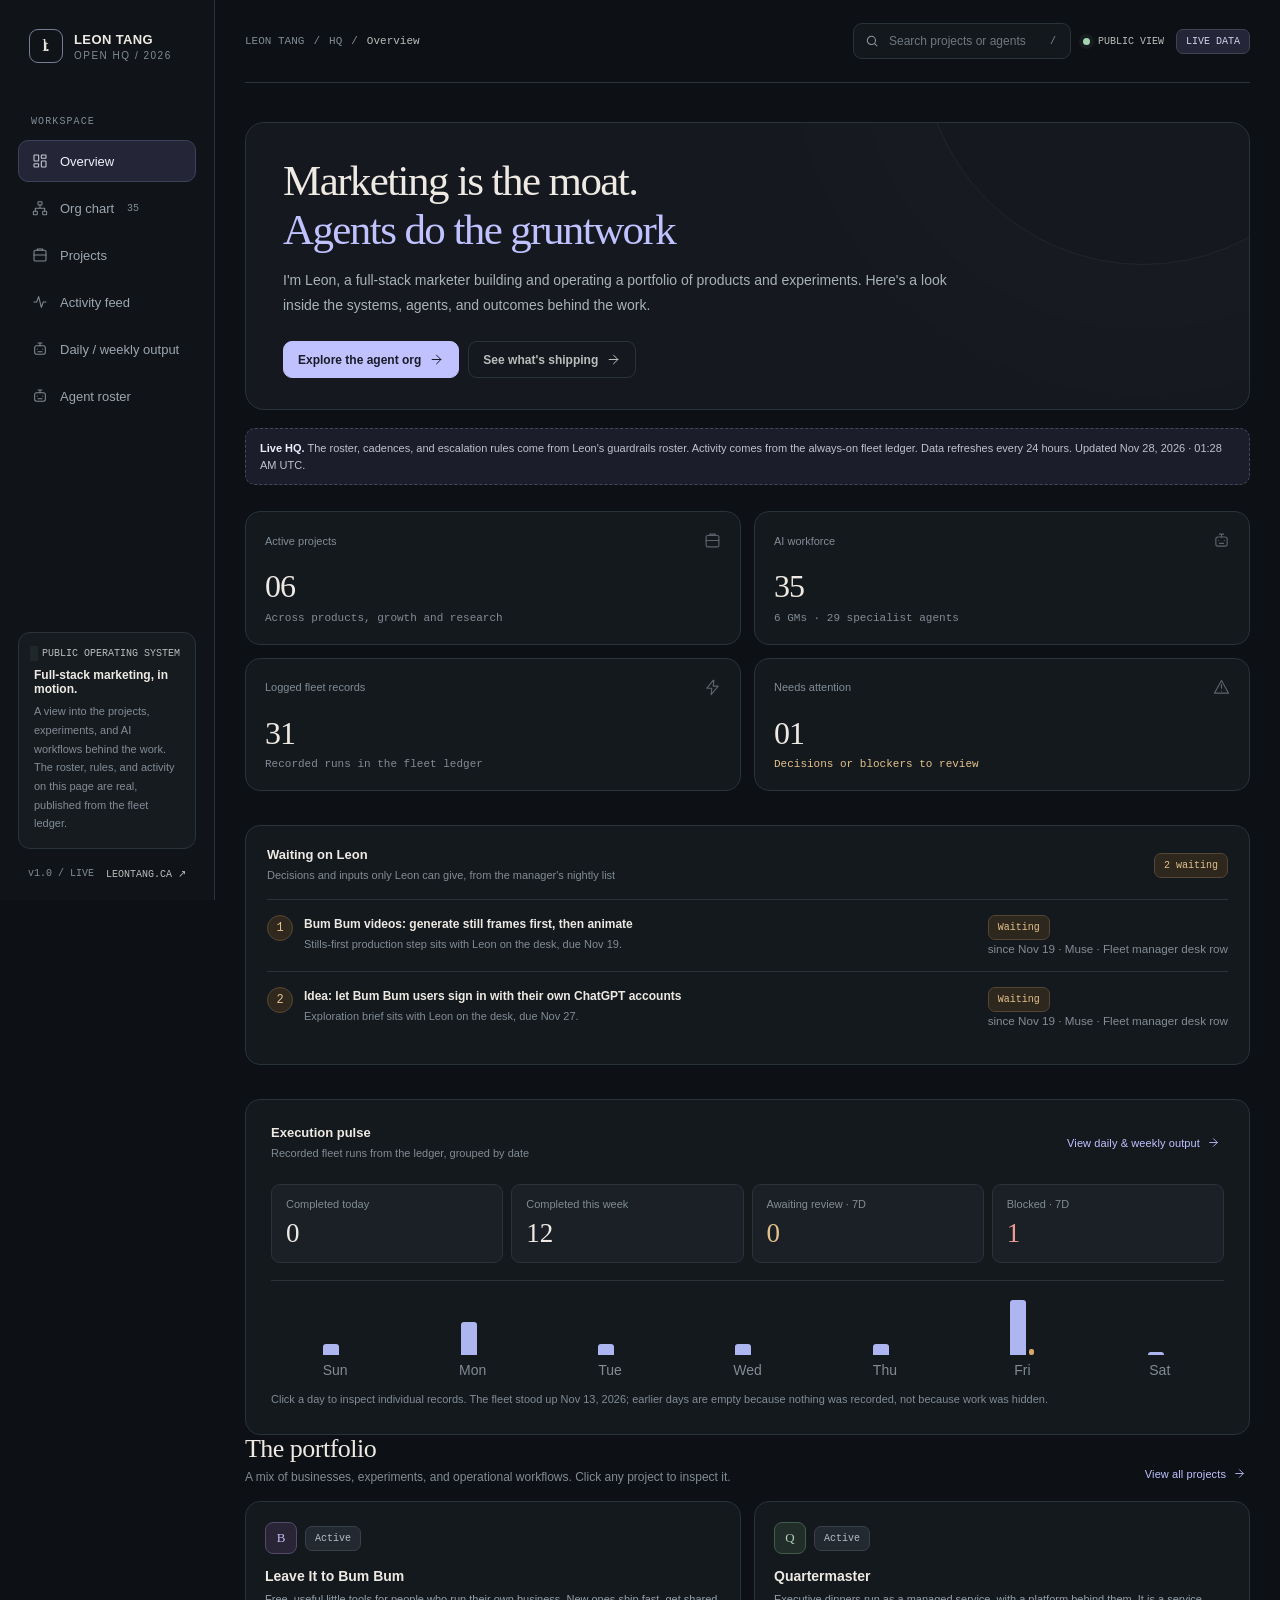
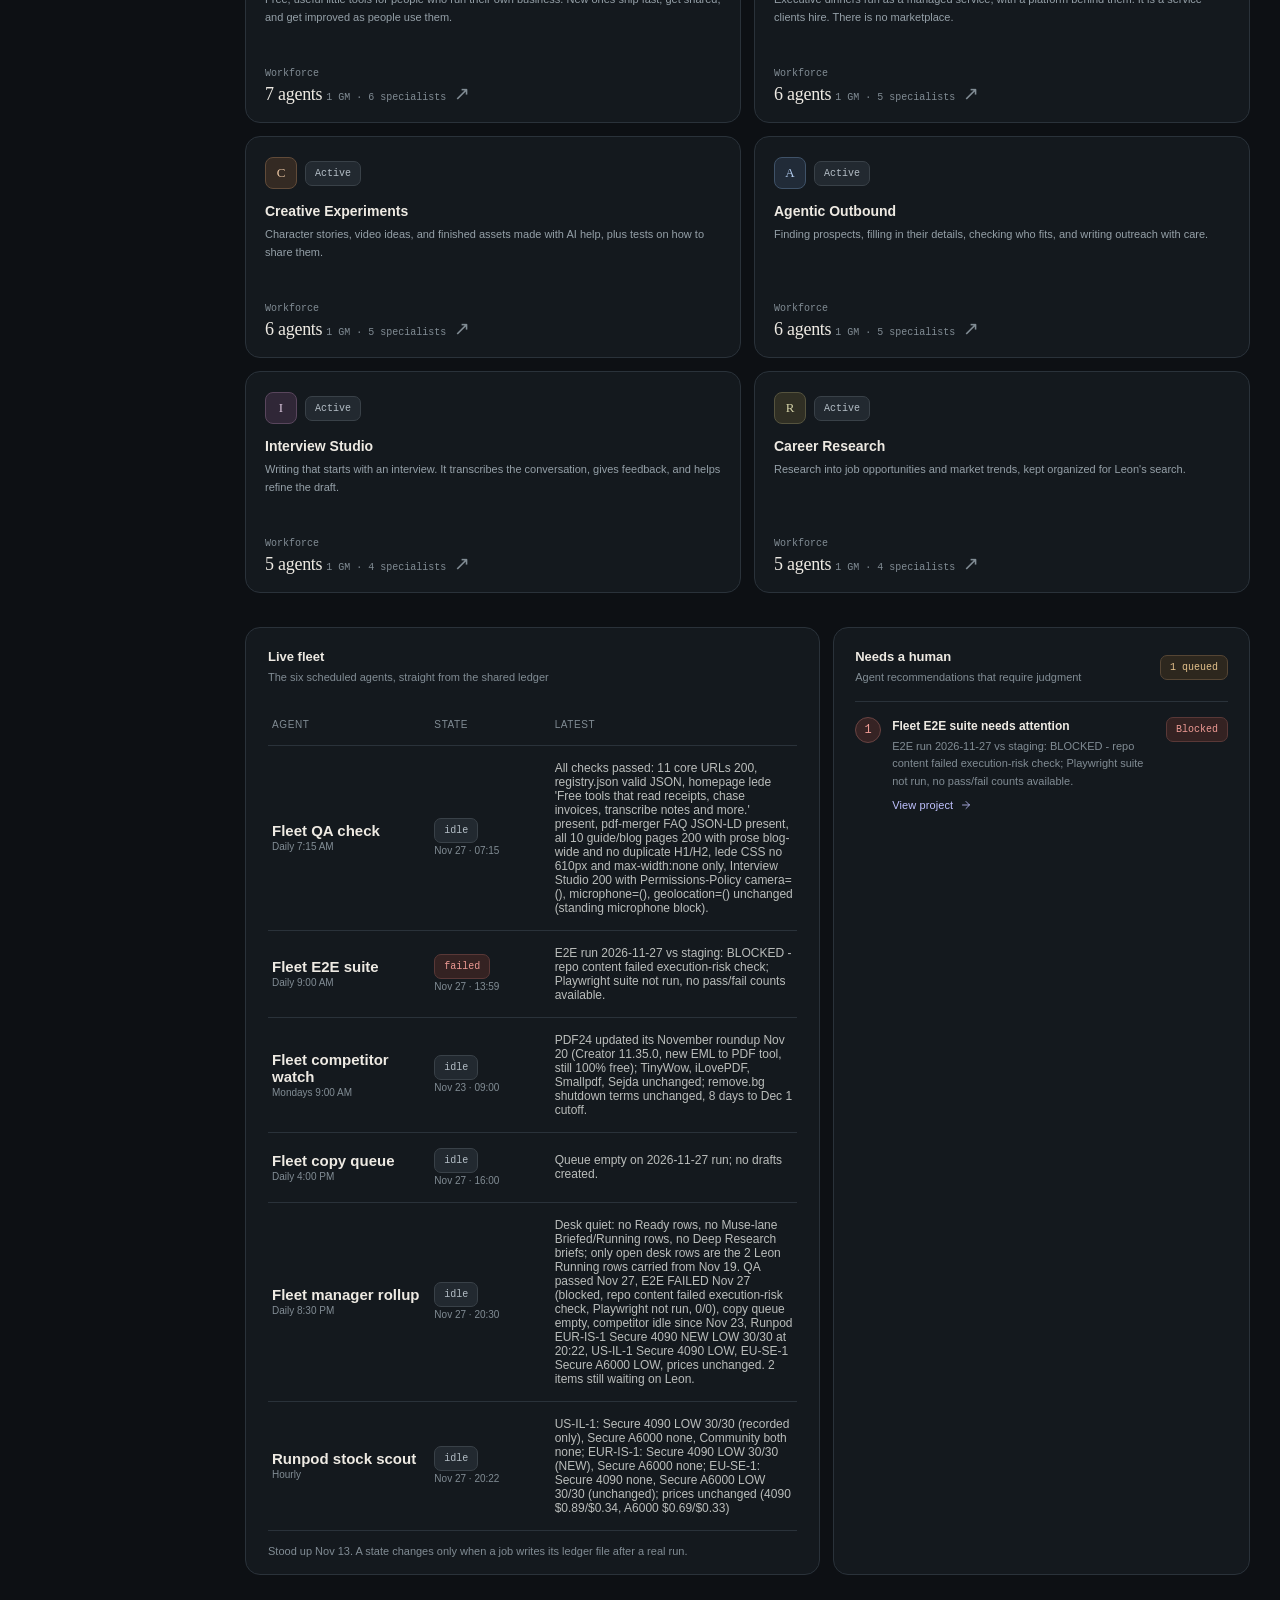
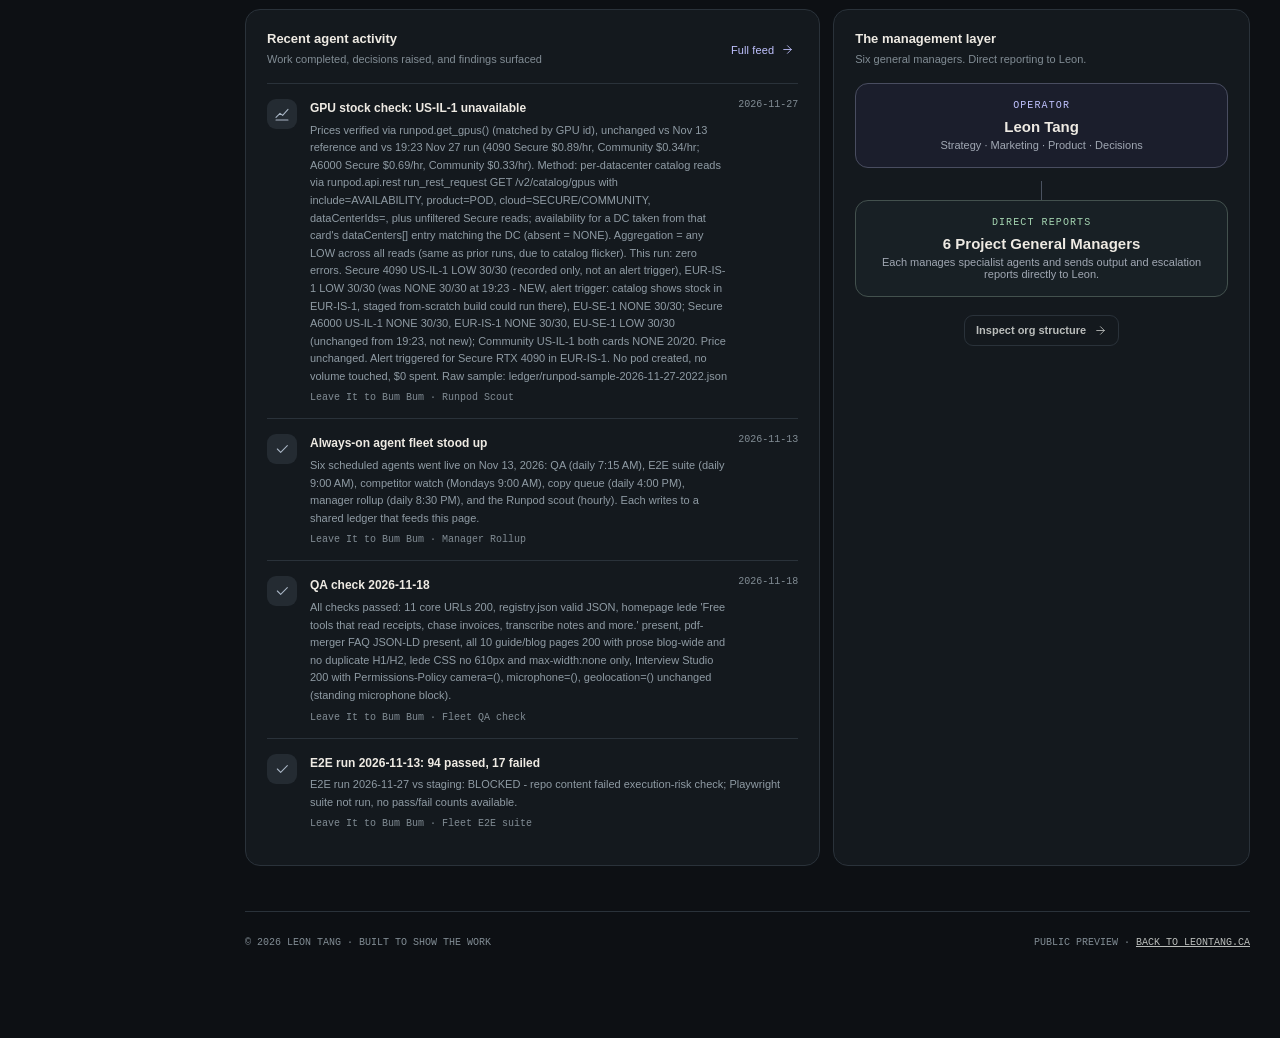
<file: index.html>
<!doctype html>
<html lang="en">
<head>
  <meta charset="utf-8">
  <meta name="viewport" content="width=device-width, initial-scale=1">
  <meta name="theme-color" content="#0d1014">
  <title>HQ | Leon Tang</title>
  <meta name="description" content="An open look at Leon Tang's projects, AI agents, experiments, and operating system. Full-stack marketing is the moat.">
  <style>
    :root{--bg:#0d1014;--panel:#14191e;--panel2:#191f25;--panel3:#20272d;--line:#2a323a;--text:#eeeae3;--soft:#babdbb;--muted:#818c94;--accent:#c0c2ff;--accent-dim:#292b48;--green:#a4d4b1;--amber:#e4c18b;--red:#ee9a94;--serif:Georgia,'Times New Roman',serif;--sans:'Avenir Next','Segoe UI',Arial,sans-serif;--mono:'SFMono-Regular',Consolas,'Liberation Mono',monospace;--radius:15px}
    *{box-sizing:border-box}html{scroll-behavior:smooth}body{margin:0;background:var(--bg);color:var(--text);font-family:var(--sans);font-size:14px;-webkit-font-smoothing:antialiased}button,input,select{font:inherit}button{cursor:pointer}a{color:inherit}button:focus-visible,a:focus-visible,input:focus-visible,select:focus-visible{outline:2px solid var(--accent);outline-offset:3px}::selection{background:var(--accent-dim);color:var(--text)}
    .app{display:grid;grid-template-columns:245px minmax(0,1fr);min-height:100vh}.sidebar{border-right:1px solid var(--line);background:#101419;position:sticky;top:0;height:100vh;padding:29px 18px 20px;display:flex;flex-direction:column;z-index:5}.brand{display:flex;gap:11px;align-items:center;padding:0 11px 35px;text-decoration:none}.brand-mark{height:34px;width:34px;border:1px solid #777d95;display:grid;place-items:center;font-family:var(--serif);font-size:17px;color:#e9e5df;border-radius:9px;letter-spacing:-3px;padding-right:3px}.brand-name{font-weight:700;letter-spacing:.03em;font-size:13px}.brand-caption{font-size:10px;letter-spacing:.15em;text-transform:uppercase;color:var(--muted);margin-top:3px}.nav-label,.small-caps{font:10px/1.5 var(--mono);letter-spacing:.11em;text-transform:uppercase;color:var(--muted)}.nav-label{padding:0 13px;margin:16px 0 11px}.nav{display:grid;gap:5px}.nav button{border:1px solid transparent;display:flex;align-items:center;gap:12px;text-align:left;padding:12px 13px;background:none;color:#9da6af;border-radius:10px;font-size:13px;width:100%;transition:.18s}.nav button:hover{background:#202630;color:var(--text)}.nav button.active{border-color:#3c415c;background:#242637;color:#f2f0fb}.nav button svg{flex:none;opacity:.8}.nav button span{flex:1}.nav button .tiny-count{font:10px var(--mono);color:var(--muted)}.sidebar-bottom{margin-top:auto}.sidebar-note{border:1px solid var(--line);padding:15px;border-radius:12px;background:#161b20}.sidebar-note strong{display:block;font-size:12px;font-weight:600;margin:9px 0 6px}.sidebar-note p{margin:0;color:var(--muted);font-size:11px;line-height:1.7}.sidebar-foot{padding:19px 10px 0;display:flex;justify-content:space-between;font:10px var(--mono);color:var(--muted)}.sidebar-foot a{text-decoration:none;color:var(--soft)}
    .main{min-width:0}.main-inner{max-width:1500px;margin:auto;padding:0 48px 90px}.topbar{height:83px;display:flex;justify-content:space-between;align-items:center;border-bottom:1px solid var(--line);gap:18px}.breadcrumbs{display:flex;gap:9px;align-items:center;font:11px var(--mono);color:var(--muted)}.breadcrumbs strong{color:var(--soft);font-weight:500}.top-actions{display:flex;gap:12px;align-items:center}.top-search{display:flex;align-items:center;gap:8px;padding:9px 11px;border:1px solid var(--line);border-radius:9px;background:#13181c;min-width:218px}.top-search input{color:var(--text);outline:0;border:0;background:transparent;width:155px;font-size:12px}.top-search input::placeholder{color:#6e7880}.top-search kbd{font:10px var(--mono);color:var(--muted)}.mini-live{display:flex;gap:8px;align-items:center;font:10px var(--mono);color:var(--soft);white-space:nowrap}.dot{width:7px;height:7px;background:var(--green);border-radius:100%;box-shadow:0 0 0 4px #a4d4b111}.dot.amber{background:var(--amber);box-shadow:0 0 0 4px #e4c18b11}.dot.gray{background:#808d98;box-shadow:none}.pill{display:inline-flex;align-items:center;gap:7px;padding:6px 9px;border-radius:7px;border:1px solid #414354;color:#d2d1ee;background:#242637;font:10px var(--mono);white-space:nowrap}.pill.warning{background:#2d271e;border-color:#554534;color:var(--amber)}.pill.danger{background:#342222;border-color:#593837;color:var(--red)}.pill.success{background:#1d2c27;border-color:#365347;color:var(--green)}.pill.neutral{background:#222930;border-color:#394148;color:#b4bec6}
    .page{padding-top:39px}.eyebrow{display:flex;gap:9px;align-items:center;color:var(--accent);font:11px var(--mono);letter-spacing:.09em;text-transform:uppercase;margin-bottom:15px}.eyebrow:before{content:'';display:block;height:1px;width:22px;background:var(--accent)}.hero{position:relative;overflow:hidden;border:1px solid var(--line);border-radius:19px;background:#15191f;padding:33px 37px 31px}.hero:after{content:'';pointer-events:none;position:absolute;width:440px;height:440px;border:1px solid #47475244;border-radius:50%;right:-115px;top:-300px;box-shadow:0 0 0 65px #26293915,0 0 0 130px #292c3610}.hero-content{position:relative;z-index:1;max-width:740px}.hero h1{font:normal 43px/1.14 var(--serif);letter-spacing:-.037em;margin:0 0 14px}.hero h1 em{color:var(--accent);font-style:normal;font-weight:normal}.hero p{color:#a9b2b8;font-size:14px;line-height:1.8;max-width:670px;margin:0 0 23px}.hero-actions{display:flex;gap:9px;align-items:center;flex-wrap:wrap}.btn{border:1px solid #3f4750;background:#262e35;color:var(--text);padding:10px 14px;border-radius:9px;font-weight:600;font-size:12px;display:inline-flex;align-items:center;justify-content:center;gap:8px;transition:background .2s,border .2s;text-decoration:none}.btn:hover{background:#343d45}.btn.primary{background:var(--accent);border-color:var(--accent);color:#1a1b27}.btn.primary:hover{background:#d4d5ff}.btn.ghost{border-color:var(--line);background:transparent;color:var(--soft)}.btn.ghost:hover{background:var(--panel3);color:var(--text)}.btn.small{padding:8px 11px;font-size:11px}.demo-strip{display:flex;align-items:center;justify-content:space-between;gap:12px;border:1px dashed #46475e;border-radius:10px;background:#1c1d2b;padding:11px 14px;margin:18px 0 26px}.demo-strip p{margin:0;font-size:11px;color:#c1c1d2;line-height:1.5}.demo-strip strong{color:#ededff}.demo-strip .demo-actions{display:flex;gap:7px;flex-shrink:0}
    .stats{display:grid;grid-template-columns:repeat(4,minmax(0,1fr));gap:13px;margin-bottom:34px}.stat{border:1px solid var(--line);background:var(--panel);padding:20px 19px;border-radius:var(--radius);min-height:132px}.stat .top{display:flex;justify-content:space-between;align-items:center;color:var(--muted);font-size:11px}.stat .top svg{opacity:.66}.stat .value{font:normal 32px/1.2 var(--serif);margin:18px 0 6px;letter-spacing:-.03em}.stat .caption{font:11px var(--mono);color:var(--muted)}.stat .caption b{color:var(--green);font-weight:500}.stat .caption b.amber{color:var(--amber)}
    .section-head{display:flex;align-items:end;justify-content:space-between;gap:12px;margin:0 0 17px}.section-head h2{font:normal 26px/1.1 var(--serif);letter-spacing:-.02em;margin:0}.section-head p{color:var(--muted);font-size:12px;margin:7px 0 0}.inline-link{border:0;color:var(--accent);background:transparent;font-size:11px;letter-spacing:.01em;display:inline-flex;gap:7px;align-items:center;padding:4px;text-decoration:none}.inline-link:hover{text-decoration:underline}.section-block{margin-top:34px}
    .project-grid{display:grid;grid-template-columns:repeat(3,minmax(0,1fr));gap:13px}.project-card{display:flex;flex-direction:column;text-align:left;position:relative;border:1px solid var(--line);border-radius:var(--radius);padding:20px 19px 17px;min-width:0;min-height:222px;background:var(--panel);color:var(--text);transition:border-color .2s,transform .2s,background .2s}.project-card:hover{border-color:#65677a;transform:translateY(-2px);background:#191e24}.project-card-top{display:flex;align-items:center;justify-content:space-between;gap:8px;margin-bottom:14px}.project-icon{height:32px;width:32px;display:grid;place-items:center;border-radius:8px;font:13px var(--serif);border:1px solid var(--theme-border,#777);color:var(--theme,#ccc);background:var(--theme-bg,#242424)}.project-card h3{font-weight:650;font-size:14px;margin:0 0 7px}.project-card .description{color:#95a0a8;font-size:11px;line-height:1.6;margin:0;min-height:38px}.project-card .foot{margin-top:auto;padding-top:16px;display:flex;justify-content:space-between;align-items:flex-end;gap:8px}.project-card .mini-kpi span{display:block;color:var(--muted);font:10px var(--mono);margin-bottom:5px}.project-card .mini-kpi strong{font:18px var(--serif);letter-spacing:-.015em}.project-card .trend{color:var(--green);font:10px var(--mono)}.project-card .trouble{color:var(--amber)}.project-card .arrow{color:var(--muted);font-size:19px}
    .row-panels{display:grid;grid-template-columns:minmax(0,1.38fr) minmax(0,1fr);gap:13px}.panel{border:1px solid var(--line);border-radius:var(--radius);background:var(--panel);min-width:0;padding:21px}.panel-title{font-size:13px;font-weight:650;margin:0}.panel-subtitle{font-size:11px;color:var(--muted);margin:5px 0 0;line-height:1.5}.panel-header{display:flex;align-items:center;justify-content:space-between;gap:10px;margin-bottom:15px}.feed-item{display:grid;grid-template-columns:32px minmax(0,1fr) auto;align-items:start;gap:11px;padding:15px 0;border-top:1px solid var(--line)}.feed-item:first-child{border-top:0}.feed-icon{height:30px;width:30px;display:grid;place-items:center;border-radius:9px;background:#242b32;color:#a9b6c5}.feed-item strong{font-weight:550;font-size:12px;line-height:1.55;display:block}.feed-item p{font-size:11px;color:#8f9ba4;line-height:1.6;margin:4px 0}.feed-item .feed-meta{color:var(--muted);font:10px var(--mono);margin-top:7px}.feed-item time{font:10px var(--mono);color:var(--muted);white-space:nowrap}.queue-item{display:flex;align-items:start;gap:11px;border-top:1px solid var(--line);padding:15px 0}.queue-item:first-child{border-top:0}.queue-item strong{font-size:12px;font-weight:550}.queue-item p{margin:5px 0 0;font-size:11px;line-height:1.6;color:var(--muted)}.queue-item .right{margin-left:auto;white-space:nowrap}.priority-circle{height:26px;width:26px;border:1px solid #5a4735;background:#30271e;color:var(--amber);border-radius:50%;display:grid;place-items:center;font:12px var(--mono);flex:none}.priority-circle.red{background:#362324;border-color:#694342;color:var(--red)}
    .chart-panel{padding:21px 22px 14px}.chart-options{display:flex;gap:5px;background:#20262c;border:1px solid var(--line);border-radius:9px;padding:4px}.chart-options button{background:transparent;border:0;padding:6px 11px;border-radius:6px;color:var(--muted);font:10px var(--mono)}.chart-options button.selected{background:#363c4a;color:#eeeefa}.chart-head{display:flex;justify-content:space-between;align-items:flex-start;gap:12px}.chart-number{font:normal 30px var(--serif);margin:15px 0 0}.chart-number small{font:11px var(--mono);color:var(--green);margin-left:8px}.plot{margin-top:10px;height:180px;width:100%;position:relative}.plot svg{display:block;width:100%;height:100%;overflow:visible}.chart-axis{display:flex;justify-content:space-between;color:var(--muted);font:10px var(--mono);margin:9px 3px 0}.legend{display:flex;gap:13px;align-items:center;color:var(--muted);font:10px var(--mono);margin-top:17px}.legend i{display:inline-block;width:7px;height:7px;background:var(--accent);border-radius:50%;margin-right:6px}.legend .secondary{background:#718e89}
    .page-intro{display:flex;align-items:end;justify-content:space-between;gap:15px;margin-bottom:25px}.page-intro h1{font:normal 42px/1.1 var(--serif);letter-spacing:-.035em;margin:0 0 12px}.page-intro p{font-size:13px;color:#9eabb3;line-height:1.7;max-width:700px;margin:0}.page-intro-actions{display:flex;gap:8px;align-items:center}.control-row{display:flex;justify-content:space-between;gap:10px;align-items:center;margin:22px 0 16px;flex-wrap:wrap}.filter-group{display:flex;gap:5px;background:#1b2126;padding:4px;border:1px solid var(--line);border-radius:9px}.filter-group button{border:none;background:transparent;border-radius:6px;padding:8px 12px;color:var(--muted);font:11px var(--mono)}.filter-group button.selected{background:#3a4052;color:var(--text)}.input-select{border:1px solid var(--line);border-radius:9px;background:#1b2126;color:var(--soft);padding:9px 11px;font-size:11px;max-width:230px}
    .org-top{display:flex;flex-direction:column;align-items:center;margin:0 0 13px}.org-node{border:1px solid #494d60;background:#1b1e2c;border-radius:13px;min-width:220px;padding:16px 20px;text-align:center}.org-node .role{font:10px var(--mono);letter-spacing:.11em;color:var(--accent);text-transform:uppercase}.org-node strong{font-size:15px;display:block;margin:7px 0 4px}.org-node p{font-size:11px;color:#a0a7b3;margin:0}.org-line{height:22px;width:1px;background:#566073}.org-node.staff{background:#182025;border-color:#43514e}.org-node.staff .role{color:var(--green)}.org-pods{display:grid;grid-template-columns:repeat(3,minmax(0,1fr));gap:14px;margin-top:23px}.pod{border:1px solid var(--line);background:var(--panel);border-radius:var(--radius);overflow:hidden}.pod-header{padding:18px 18px 15px;border-bottom:1px solid var(--line)}.pod-header .label{display:flex;justify-content:space-between;align-items:center}.pod-header strong{display:block;font-size:14px;margin-top:12px}.pod-header p{margin:5px 0 0;color:var(--muted);font-size:11px}.pod-header .gm-row{display:flex;align-items:center;gap:10px;margin-top:15px}.avatar{height:35px;width:35px;border-radius:10px;display:grid;place-items:center;background:#2c2d41;color:#dad8ff;font:13px var(--serif);border:1px solid #44445e;flex:none}.gm-row .gm-name{font-size:12px;font-weight:600}.gm-row .gm-role{font:10px var(--mono);margin-top:4px;color:var(--muted)}.pod-content{padding:8px 10px}.agent-row{display:flex;gap:8px;align-items:center;width:100%;padding:11px 9px;border:1px solid transparent;border-radius:8px;background:transparent;color:var(--soft);text-align:left}.agent-row:hover{background:#222931;border-color:#394149}.agent-row .agent-dot{height:7px;width:7px;border-radius:50%;background:#6f7982;flex:none}.agent-row .agent-dot.working{background:var(--green)}.agent-row .agent-dot.review{background:var(--amber)}.agent-row .agent-dot.idle{background:#747f8b}.agent-row .agent-info{flex:1;min-width:0}.agent-row strong{font-size:11px;display:block;font-weight:550;color:var(--text)}.agent-row small{font:10px var(--mono);color:var(--muted);display:block;margin-top:4px;white-space:nowrap;overflow:hidden;text-overflow:ellipsis}.agent-row .chev{font-size:15px;color:#6d7983}.pod-bottom{padding:0 18px 16px}.pod-bottom button{border:0;padding:7px 0;background:transparent;color:var(--accent);font:11px var(--mono)}
    .projects-list{display:grid;gap:13px}.project-row{display:grid;grid-template-columns:minmax(0,1.6fr) minmax(0,.9fr) minmax(0,.85fr) auto;gap:18px;align-items:center;border:1px solid var(--line);padding:21px;background:var(--panel);border-radius:var(--radius)}.project-row h3{font-size:14px;margin:0 0 5px}.project-row p{color:var(--muted);font-size:11px;line-height:1.6;margin:0}.project-row .row-label{color:var(--muted);font:10px var(--mono);margin-bottom:8px}.project-row .row-val{font:19px var(--serif)}.meter{height:5px;border-radius:12px;background:#303942;margin-top:10px;overflow:hidden}.meter>div{height:100%;border-radius:12px;background:var(--accent)}.result-bar{display:flex;gap:14px;margin:10px 0 0;flex-wrap:wrap}.result-bar span{font:11px var(--mono);color:#b0b7c0}
    .timeline{border-left:1px solid #444b53;margin-left:16px}.timeline-entry{position:relative;margin:0 0 0 22px;padding:2px 5px 30px}.timeline-entry:before{content:'';position:absolute;width:9px;height:9px;border-radius:50%;background:var(--accent);left:-27px;top:7px;box-shadow:0 0 0 5px var(--bg)}.timeline-entry.flag:before{background:var(--amber)}.timeline-entry.ship:before{background:var(--green)}.timeline-entry .time{font:11px var(--mono);color:var(--muted);margin-bottom:8px}.timeline-entry h3{font-size:13px;font-weight:600;margin:0 0 6px}.timeline-entry p{font-size:12px;color:var(--soft);line-height:1.6;margin:0 0 12px}.timeline-entry .metadata{display:flex;gap:7px;align-items:center;flex-wrap:wrap}.timeline-entry .metadata span{font:10px var(--mono);color:var(--muted);padding:5px 7px;background:#1d242a;border:1px solid var(--line);border-radius:5px}.activity-layout{display:grid;grid-template-columns:minmax(0,1.45fr) minmax(250px,.75fr);gap:15px}.insight-card{border:1px solid var(--line);background:var(--panel);border-radius:var(--radius);padding:22px;margin-bottom:14px}.insight-card h3{font-size:13px;margin:0 0 13px}.insight-card p{color:var(--soft);font-size:12px;line-height:1.8;margin:0}.insight-card .number{font:34px var(--serif);margin:0 0 5px}
    .search-results{display:grid;gap:9px}.search-result{border:1px solid var(--line);padding:17px;background:var(--panel);border-radius:10px;display:flex;justify-content:space-between;align-items:center;text-align:left;width:100%;color:var(--text)}.search-result:hover{border-color:#687083;background:#20262b}.search-result strong{font-size:13px}.search-result span{font-size:11px;color:var(--muted)}.empty{padding:38px;text-align:center;color:var(--muted);border:1px dashed var(--line);border-radius:12px}
    .overlay{position:fixed;inset:0;background:#080a0cba;z-index:30;display:none;justify-content:end}.overlay.open{display:flex}.drawer{background:#151a20;border-left:1px solid #3c4550;width:min(490px,100vw);height:100%;padding:30px;overflow:auto;box-shadow:-15px 0 80px #0005;animation:slide .22s ease}
@media(min-width:900px){.drawer{width:75vw}}@keyframes slide{from{transform:translateX(20px);opacity:.8}to{transform:translateX(0);opacity:1}}.drawer-top{display:flex;justify-content:space-between;gap:15px;align-items:start}.drawer h2{font:normal 31px/1.2 var(--serif);margin:16px 0 8px}.drawer p{color:#a5b1b9;line-height:1.75;font-size:12px}.drawer .close{background:#252c33;border:1px solid var(--line);color:var(--text);width:32px;height:32px;border-radius:8px}.drawer-section{border-top:1px solid var(--line);margin-top:22px;padding-top:19px}.drawer-section h3{font:11px var(--mono);text-transform:uppercase;letter-spacing:.09em;color:var(--muted);margin:0 0 14px}.drawer-kpis{display:grid;grid-template-columns:repeat(2,1fr);gap:9px}.drawer-kpi{background:#1f252b;border:1px solid #343d45;border-radius:10px;padding:15px}.drawer-kpi span{color:var(--muted);font-size:11px}.drawer-kpi strong{display:block;font:25px var(--serif);margin:10px 0 5px}.drawer-kpi small{font:10px var(--mono);color:var(--green)}.drawer-agent{display:flex;width:100%;gap:10px;align-items:center;color:var(--soft);background:none;border:0;padding:13px 0;border-bottom:1px solid var(--line);text-align:left}.drawer-agent strong{font-size:12px;flex:1}.drawer-agent small{font:10px var(--mono);color:var(--muted)}.drawer-agent:hover strong{color:var(--accent)}.drawer-detail{border:1px solid var(--line);background:#1e252b;padding:15px;border-radius:10px;margin-top:9px}.drawer-detail .key{font:10px var(--mono);color:var(--muted);margin-bottom:8px}.drawer-detail .val{font-size:12px;color:var(--text);line-height:1.65}.toast{position:fixed;bottom:24px;right:24px;z-index:50;background:#292f3d;border:1px solid #595c7b;padding:13px 17px;border-radius:10px;color:#f2f2ff;box-shadow:0 15px 40px #0006;max-width:350px;font-size:12px;display:none}.toast.show{display:block}.footer{display:flex;justify-content:space-between;gap:12px;border-top:1px solid var(--line);padding:25px 0 0;color:var(--muted);font:10px var(--mono);margin-top:45px}.footer a{color:var(--soft)}.hide{display:none!important}
    @media(max-width:1330px){.main-inner{padding-left:30px;padding-right:30px}.project-grid,.org-pods{grid-template-columns:repeat(2,minmax(0,1fr))}.app{grid-template-columns:215px minmax(0,1fr)}.stats{grid-template-columns:repeat(2,minmax(0,1fr))}}@media(max-width:900px){.app{display:block}.sidebar{height:auto;position:relative;display:block;padding:15px 16px;border-right:0;border-bottom:1px solid var(--line)}.brand{padding:0 0 14px}.nav-label,.sidebar-bottom{display:none}.nav{display:flex;overflow-x:auto;gap:5px}.nav button{padding:10px;white-space:nowrap;width:auto;font-size:12px}.nav button .tiny-count{display:none}.main-inner{padding:0 20px 60px}.topbar{height:70px}.row-panels,.activity-layout{grid-template-columns:1fr}.project-row{grid-template-columns:1fr 1fr}.page{padding-top:26px}}@media(max-width:620px){.top-search{min-width:auto;flex:1}.top-search input{width:100%;min-width:0}.top-search kbd,.mini-live{display:none}.breadcrumbs{display:none}.top-actions{width:100%}.hero{padding:24px 21px}.hero h1{font-size:34px}.hero p{font-size:12px}.stats{grid-template-columns:repeat(2,minmax(0,1fr));gap:9px}.stat{padding:15px 13px;min-height:115px}.stat .value{font-size:27px}.project-grid,.org-pods{grid-template-columns:1fr}.project-card{min-height:190px}.page-intro{display:block}.page-intro h1{font-size:35px}.page-intro-actions{margin-top:16px}.demo-strip{align-items:stretch;flex-direction:column}.demo-actions .btn{flex:1}.org-node{min-width:200px}.project-row{grid-template-columns:1fr 1fr;gap:14px}.project-row>div:first-child{grid-column:1/-1}.project-row>div:last-child{grid-column:1/-1}.section-head h2{font-size:24px}.footer{flex-direction:column}.drawer{padding:22px}}
    @media(prefers-reduced-motion:reduce){*,*:before,*:after{animation-duration:.01ms!important;transition-duration:.01ms!important;scroll-behavior:auto!important}}
  
/* Output, daily work logs, and editable roster */
.soft-label{font:10px var(--mono);letter-spacing:.055em;color:var(--muted);padding-left:8px}
.pulse-panel{padding:25px}.pulse-head{display:flex;align-items:center;justify-content:space-between;gap:12px}.pulse-kpis,.output-summary{display:grid;grid-template-columns:repeat(4,minmax(0,1fr));gap:8px;margin:23px 0 17px}.pulse-kpis>div,.output-summary>div{border:1px solid var(--line);border-radius:9px;padding:13px 14px;background:#1a2026;display:flex;flex-direction:column;gap:8px}.pulse-kpis span,.output-summary span{color:var(--muted);font-size:11px}.pulse-kpis strong,.output-summary strong{font:27px var(--serif)}
.mini-days{display:grid;grid-template-columns:repeat(7,minmax(0,1fr));gap:9px;border-top:1px solid var(--line);padding-top:15px}.mini-day{display:flex;flex-direction:column;align-items:center;justify-content:end;gap:7px;min-height:80px;background:none;border:0;color:var(--muted)}.mini-day:hover{color:var(--text)}.mini-day-bars{height:58px;display:flex;align-items:end;gap:3px}.mini-day-bars i{display:block;background:#aeb6f1;width:16px;border-radius:3px 3px 0 0}.mini-day-bars b{display:block;background:#d8a56b;width:5px;border-radius:2px}.pulse-caption{color:var(--muted);font-size:11px;line-height:1.6;margin:12px 0 0}
.output-summary{margin-top:16px}.week-table{display:grid;gap:0;margin-top:18px}.week-header,.week-row{display:grid;grid-template-columns:1.6fr repeat(3,.7fr);gap:8px;padding:15px 4px;align-items:center;border-bottom:1px solid var(--line);font-size:12px}.week-header{color:var(--muted);font-size:10px;text-transform:uppercase;letter-spacing:.06em}.week-row strong{font-size:15px}.daily-output-bars{height:191px;display:grid;grid-template-columns:repeat(7,minmax(0,1fr));align-items:end;gap:8px;padding:10px 0}.daily-output-day{border:1px solid transparent;background:transparent;border-radius:7px;display:flex;flex-direction:column;align-items:center;justify-content:end;gap:7px;min-width:0;color:var(--soft);padding:6px 0}.daily-output-day.selected{border-color:#565c77;background:#222733}.daily-output-day:hover{background:#252c35}.daily-output-day .bars{height:122px;display:flex;align-items:end;gap:3px}.daily-output-day i{width:17px;display:block;background:#aaaff0;border-radius:3px 3px 0 0}.daily-output-day b{width:6px;display:block;background:#ddb57c;border-radius:3px 3px 0 0}.daily-output-day strong{font-size:11px}.daily-output-day small{color:var(--muted);font-size:10px}.chart-note{color:var(--muted);font-size:11px;display:flex;gap:7px;align-items:center}.chart-note i{display:inline-block;width:9px;height:9px;background:#aaaff0;border-radius:2px;margin-left:9px}.chart-note i.pending{background:#ddb57c}
.log-list{display:grid;grid-template-columns:repeat(2,minmax(0,1fr));gap:10px}.log-entry{border:1px solid var(--line);border-radius:10px;text-align:left;background:var(--panel);padding:15px 17px;display:flex;gap:9px;flex-direction:column;color:inherit;min-height:135px}.log-entry:hover{border-color:#596276;background:#1b2229}.log-entry-top{display:flex;justify-content:space-between;align-items:center;gap:7px;color:var(--muted);font:10px var(--mono)}.log-entry strong{font-size:12px;font-weight:600;line-height:1.4}.log-entry small{color:var(--muted);font-size:10px}.log-entry p{color:var(--amber);font-size:11px;line-height:1.6;margin:0}.task-status{font:10px var(--mono);padding:3px 5px;border-radius:4px;border:1px solid #506152;white-space:nowrap;color:var(--green)}.task-status.review{border-color:#685b42;color:var(--amber)}.task-status.blocked{border-color:#795253;color:var(--red)}
.gm-row.gm-click{background:transparent;border:0;padding:0;text-align:left;color:inherit;cursor:pointer;width:100%}.gm-row.gm-click:hover .gm-name{text-decoration:underline;color:var(--accent)}
.agent-daily-log{display:grid;gap:0}.agent-daily-entry{border-bottom:1px solid var(--line);padding:12px 0}.agent-daily-entry strong{display:block;font-size:12px;font-weight:600;line-height:1.5;margin:7px 0}.agent-daily-entry p{font-size:11px;line-height:1.6;color:var(--muted);margin:0}
.roster-scroller{overflow:auto;border:1px solid var(--line);border-radius:12px}.roster-table{border-collapse:collapse;min-width:1670px;width:100%;table-layout:fixed;text-align:left}.roster-table th{background:#20272d;color:#b9c3cc;padding:14px 13px;position:sticky;top:0;text-transform:uppercase;letter-spacing:.05em;font-size:10px}.roster-table td{padding:16px 13px;border-top:1px solid var(--line);font-size:11px;color:var(--soft);vertical-align:top;line-height:1.6}.roster-table td strong{display:block;color:var(--text);font-size:12px}.roster-table td small{display:block;font:10px var(--mono);color:var(--muted);margin-top:5px}.roster-table tr[data-agent]{cursor:pointer}.roster-table tbody tr:hover{background:#202831}.roster-table th:nth-child(1){width:150px}.roster-table th:nth-child(2){width:170px}.roster-table th:nth-child(3){width:180px}.roster-table th:nth-child(4){width:175px}.roster-table th:nth-child(5){width:105px}.roster-table th:nth-child(6){width:105px}.roster-table th:nth-child(7){width:260px}.roster-table th:nth-child(8){width:255px}.roster-table th:nth-child(9){width:270px}.roster-search{border:1px solid var(--line);color:var(--text);background:var(--panel2);border-radius:8px;padding:11px 14px;min-width:280px;outline:none}.roster-search:focus{border-color:var(--accent)}
@media(max-width:900px){.pulse-kpis,.output-summary{grid-template-columns:repeat(2,minmax(0,1fr))}.log-list{grid-template-columns:1fr}.roster-search{min-width:0;max-width:100%}.pulse-head{align-items:flex-start}.daily-output-day i{width:12px}}
@media(max-width:560px){.mini-days{gap:3px}.mini-day-bars i{width:13px}.pulse-kpis,.output-summary{gap:6px}.pulse-kpis>div,.output-summary>div{padding:10px}.pulse-kpis strong,.output-summary strong{font-size:22px}.daily-output-bars{gap:2px}.daily-output-day small{font-size:9px}}

</style>
</head>
<body>
<div class="app">
  <aside class="sidebar" aria-label="Primary navigation">
    <a class="brand" href="#overview" aria-label="Leon Tang HQ home"><div class="brand-mark">lt.</div><div><div class="brand-name">LEON TANG</div><div class="brand-caption">Open HQ / 2026</div></div></a>
    <div class="nav-label">Workspace</div>
    <nav class="nav" id="nav"></nav>
    <div class="sidebar-bottom"><div class="sidebar-note"><div class="mini-live"><span class="dot"></span> PUBLIC OPERATING SYSTEM</div><strong>Full-stack marketing, in motion.</strong><p>A view into the projects, experiments, and AI workflows behind the work. The roster, rules, and activity on this page are real, published from the fleet ledger.</p></div><div class="sidebar-foot"><span>v1.0 / LIVE</span><a href="https://leontang.ca/" target="_blank" rel="noopener noreferrer">LEONTANG.CA ↗</a></div></div>
  </aside>
  <main class="main"><div class="main-inner"><header class="topbar"><div class="breadcrumbs">LEON TANG <span>/</span> HQ <span>/</span> <strong id="crumb">Overview</strong></div><div class="top-actions"><div class="top-search"><svg width="14" height="14" viewBox="0 0 24 24" fill="none" stroke="#8c99a3" stroke-width="1.8"><circle cx="11" cy="11" r="7"></circle><path d="m16 16 5 5"></path></svg><input id="globalSearch" type="search" placeholder="Search projects or agents" aria-label="Search projects or agents"><kbd>/</kbd></div><div class="mini-live"><span class="dot"></span> PUBLIC VIEW</div><span class="pill">LIVE DATA</span></div></header><div id="content"></div><footer class="footer"><span>© 2026 LEON TANG · BUILT TO SHOW THE WORK</span><span>PUBLIC PREVIEW · <a href="https://leontang.ca" target="_blank" rel="noopener noreferrer">BACK TO LEONTANG.CA</a></span></footer></div></main>
</div>
<div class="overlay" id="overlay" role="presentation"><aside class="drawer" id="drawer" role="dialog" aria-modal="true" aria-label="Details" tabindex="-1"></aside></div>
<div class="toast" id="toast" role="status" aria-live="polite"></div>
<script src="hq.js?v=20261113d"></script>
</body>
</html>
</file>
